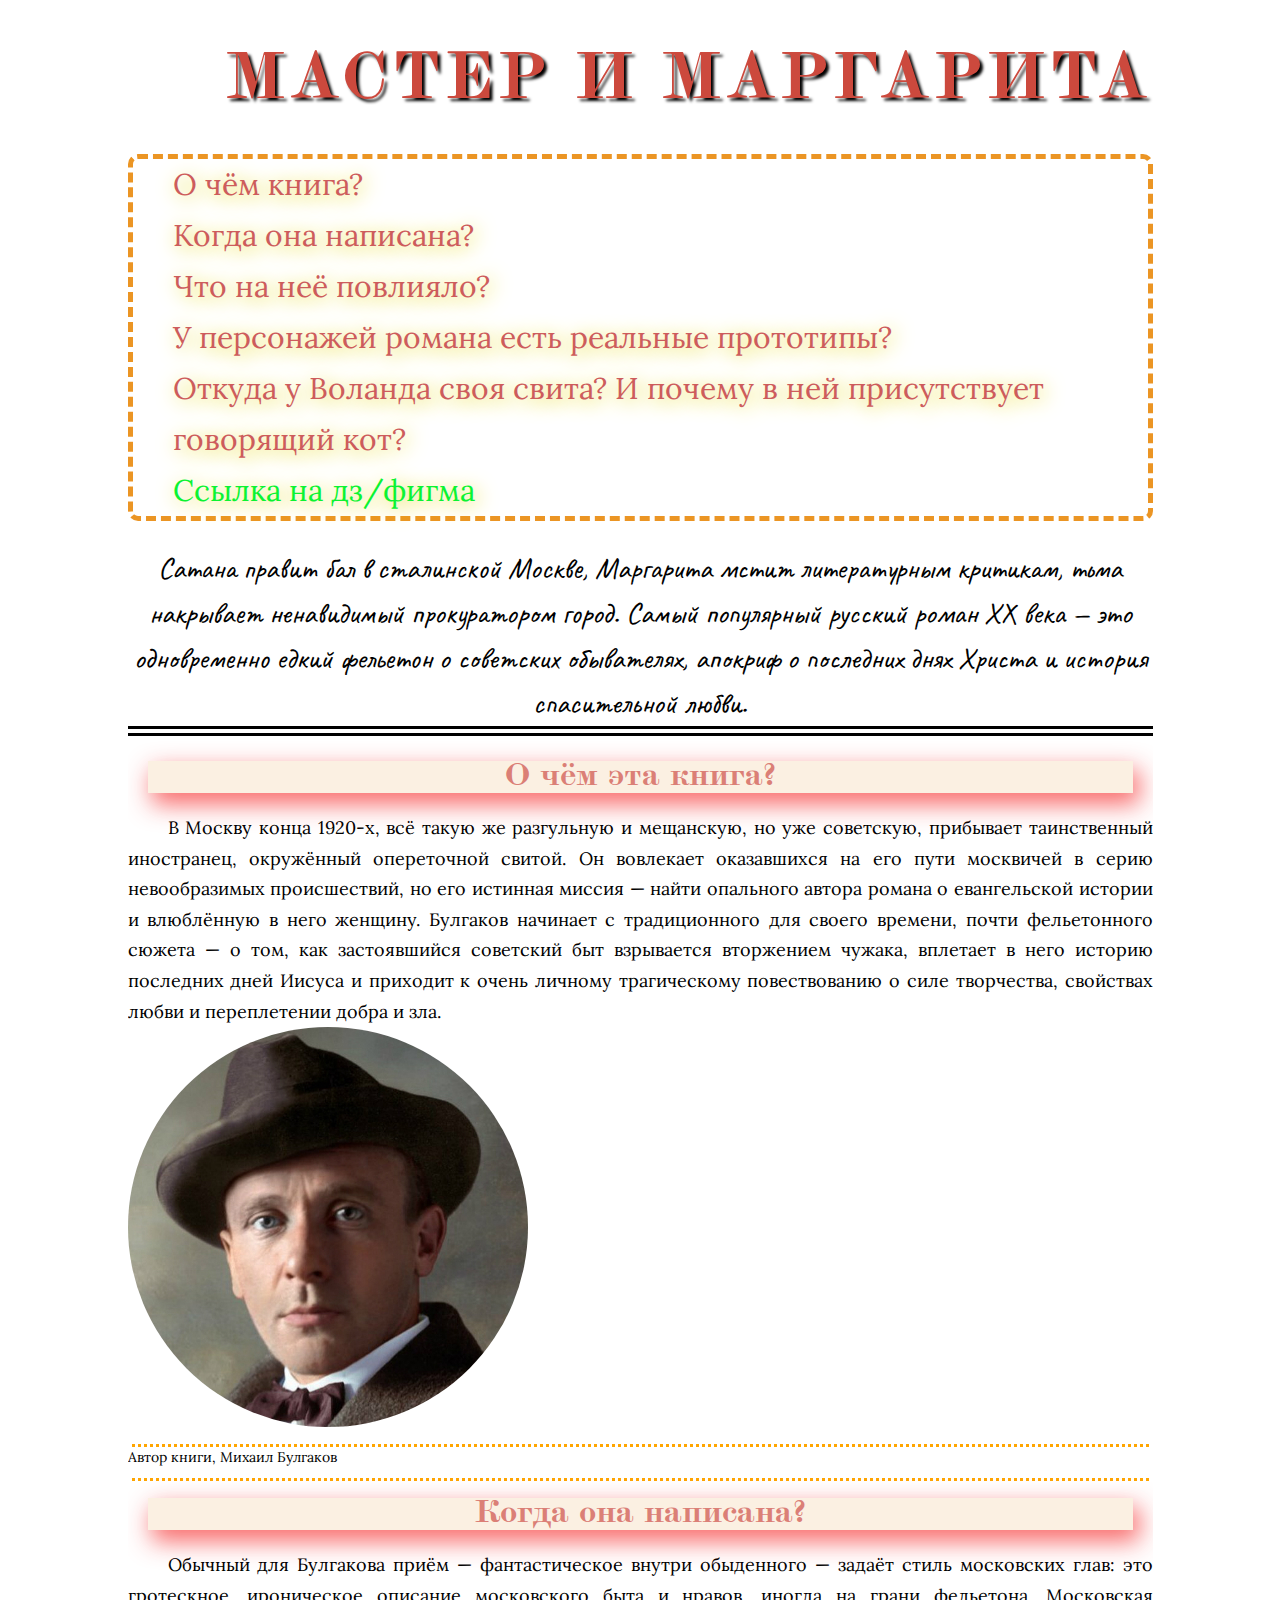
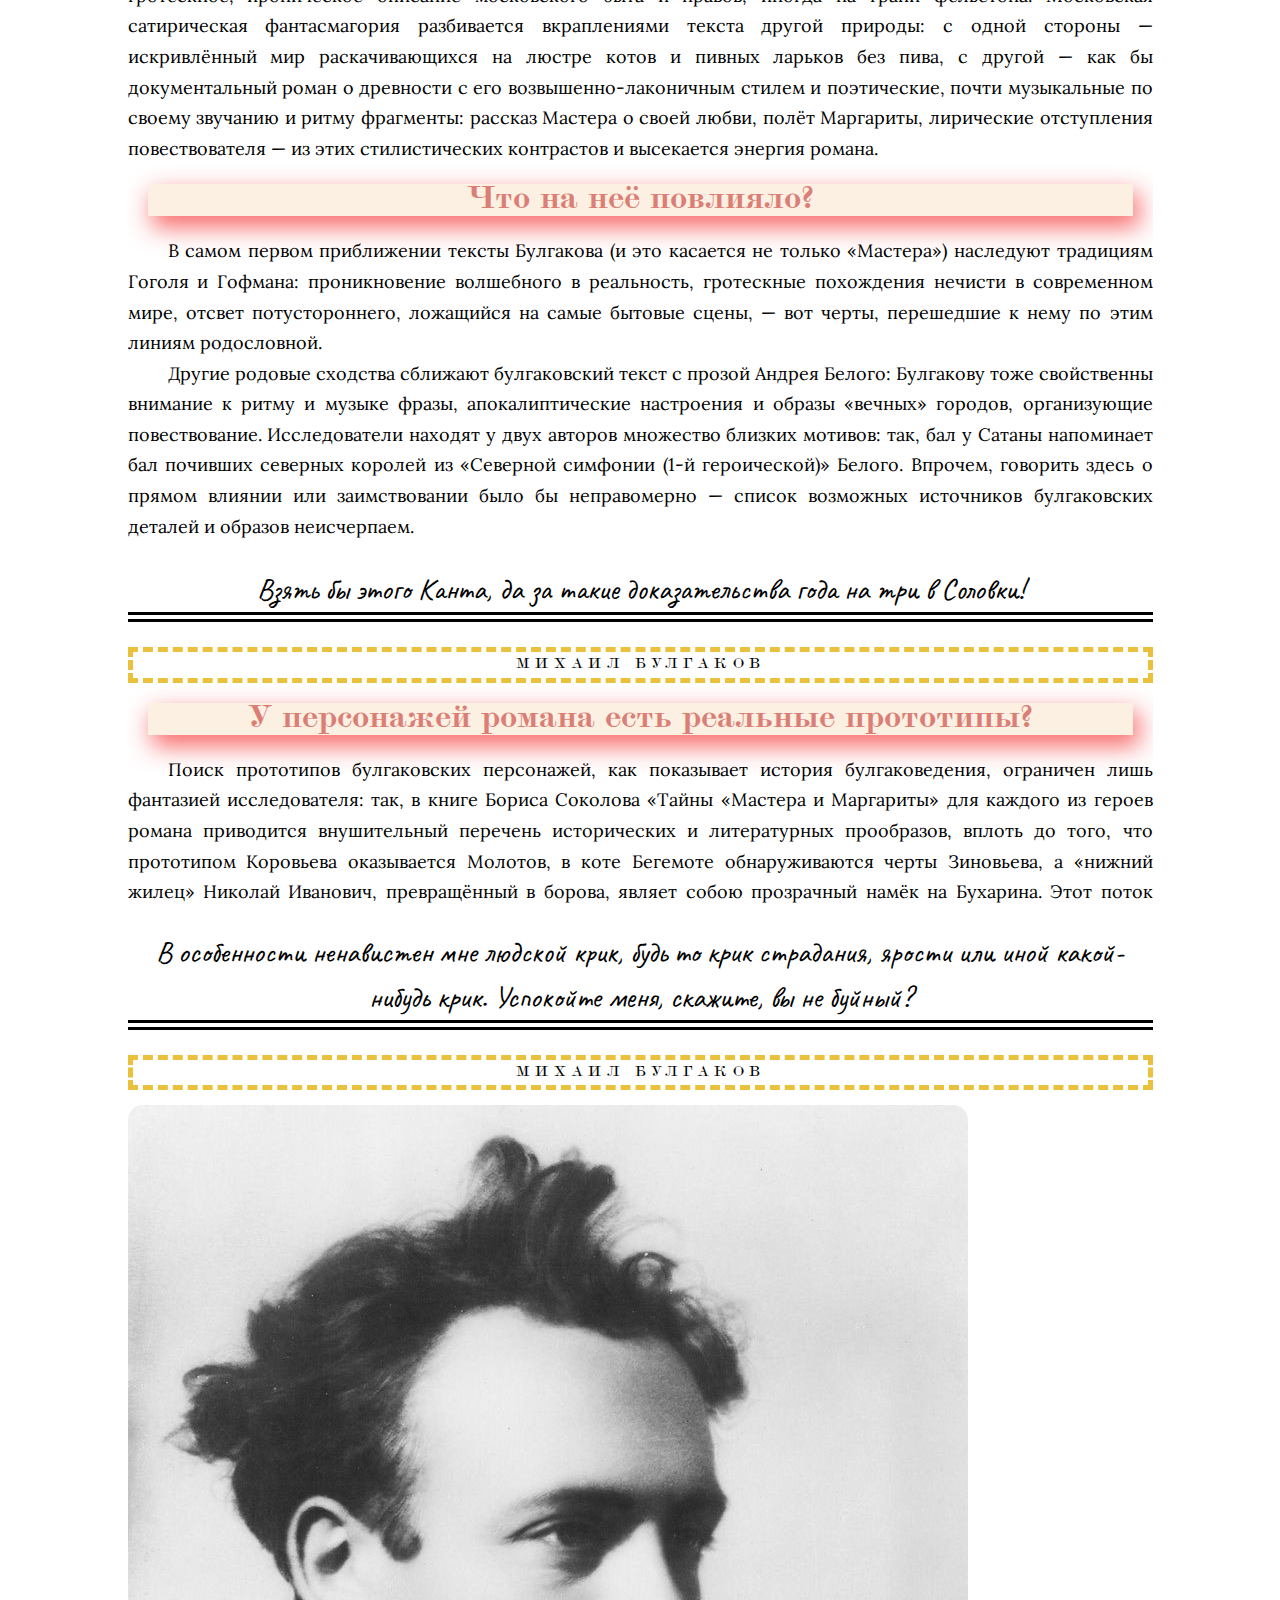
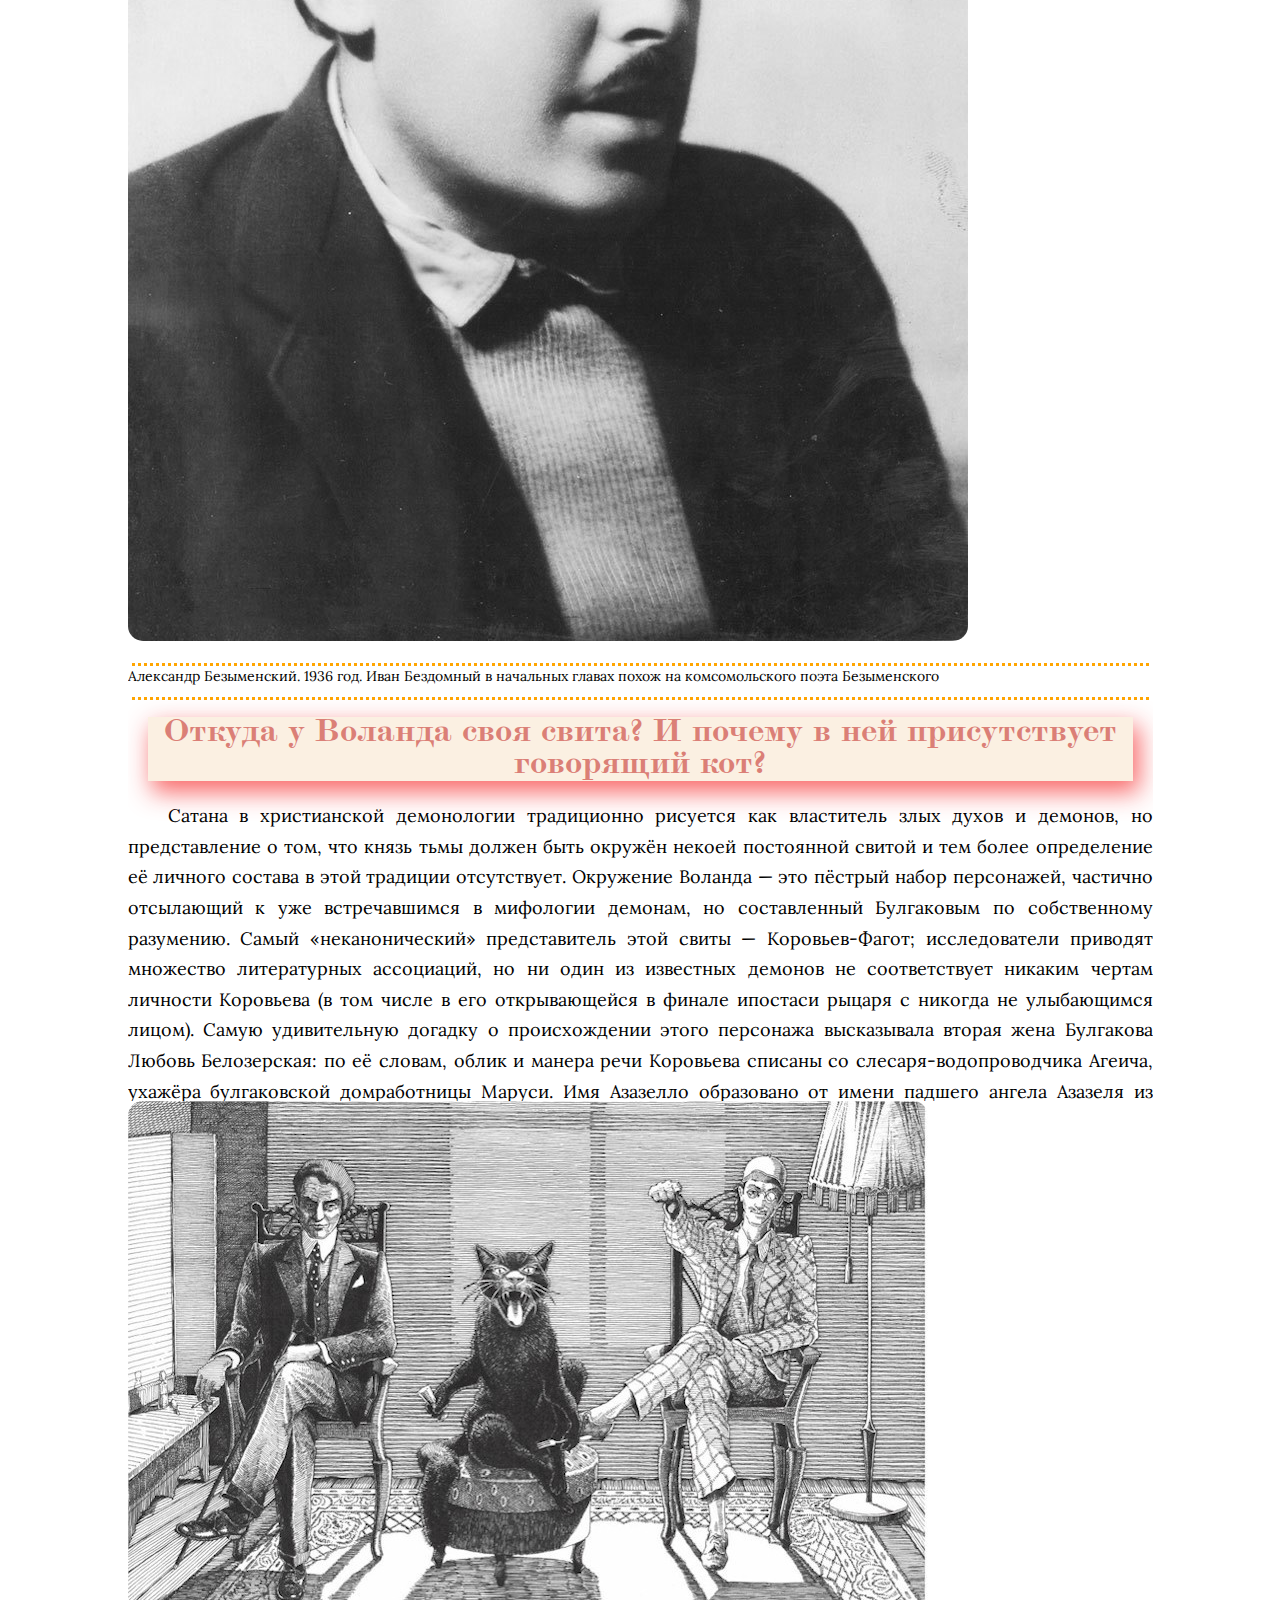
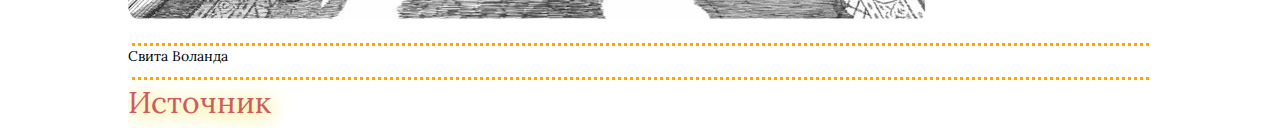
<file: index.html>
<!DOCTYPE html>
<html lang="ru">

<head>
   <meta charset="UTF-8">
   <link rel="stylesheet" href="css/style.css">
   <meta name="viewport" content="width=device-width, initial-scale=1.0">
   <title>Lesson_6</title>
</head>

<body>
   <div class="wrapper">
      <header class="header">
         <h1 class="title">Мастер и Маргарита</h1>
         <nav>
            <ul>
               <li><a href="#zag-1" class="link">О чём книга?</a></li>
               <li><a href="#zag-2" class="link">Когда она написана?</a></li>
               <li><a href="#zag-3" class="link">Что на неё повлияло?</a></li>
               <li><a href="#zag-4" class="link">У персонажей романа есть реальные прототипы?</a></li>
               <li><a href="#zag-5" class="link">Откуда у Воланда своя свита? И почему в ней присутствует говорящий
                     кот?</a></li>
               <li><a href="index_1.html" class="link figma" target="_blank">Ссылка на дз/фигма</a></li>
            </ul>
         </nav>
      </header>
      <main class="main">
         <div class="content">
            <p class="bold-text">Сатана правит бал в сталинской Москве, Маргарита мстит литературным критикам, тьма
               накрывает
               ненавидимый
               прокуратором город. Самый популярный русский роман XX века — это одновременно едкий фельетон о советских
               обывателях, апокриф о последних днях Христа и история спасительной любви.</p>
            <h2 id="zag-1" class="zagol">О чём эта книга?</h2>
            <p class="content-text">В Москву конца 1920-х, всё такую же разгульную и мещанскую, но уже советскую,
               прибывает
               таинственный
               иностранец, окружённый опереточной свитой. Он вовлекает оказавшихся на его пути москвичей в серию
               невообразимых происшествий, но его истинная миссия — найти опального автора романа о евангельской истории
               и
               влюблённую в него женщину. Булгаков начинает с традиционного для своего времени, почти фельетонного
               сюжета —
               о том, как застоявшийся советский быт взрывается вторжением чужака, вплетает в него историю последних
               дней
               Иисуса и приходит к очень личному трагическому повествованию о силе творчества, свойствах любви и
               переплетении добра и зла.</p>
            <div class="image"> <img src="img/image_2.jpg" alt="Портрет Михаила Булгакова"></div>
            <p class="commet">Автор книги, Михаил Булгаков</p>
            <h2 id="zag-2" class="zagol">Когда она написана?</h2>
            <p class="content-text">Обычный для Булгакова приём — фантастическое внутри обыденного — задаёт стиль
               московских глав: это
               гротескное, ироническое описание московского быта и нравов, иногда на грани фельетона. Московская
               сатирическая фантасмагория разбивается вкраплениями текста другой природы: с одной стороны — искривлённый
               мир раскачивающихся на люстре котов и пивных ларьков без пива, с другой — как бы документальный роман о
               древности с его возвышенно-лаконичным стилем и поэтические, почти музыкальные по своему звучанию и ритму
               фрагменты: рассказ Мастера о своей любви, полёт Маргариты, лирические отступления повествователя — из
               этих
               стилистических контрастов и высекается энергия романа.</p>
            <h2 id="zag-3" class="zagol">Что на неё повлияло?</h2>
            <p class="content-text">В самом первом приближении тексты Булгакова (и это касается не только «Мастера»)
               наследуют традициям Гоголя
               и Гофмана: проникновение волшебного в реальность, гротескные похождения нечисти в современном мире,
               отсвет
               потустороннего, ложащийся на самые бытовые сцены, — вот черты, перешедшие к нему по этим линиям
               родословной.
            </p>
            <p class="content-text">Другие родовые сходства сближают булгаковский текст с прозой Андрея Белого:
               Булгакову
               тоже свойственны
               внимание к ритму и музыке фразы, апокалиптические настроения и образы «вечных» городов, организующие
               повествование. Исследователи находят у двух авторов множество близких мотивов: так, бал у Сатаны
               напоминает
               бал почивших северных королей из «Северной симфонии (1-й героической)» Белого. Впрочем, говорить здесь о
               прямом влиянии или заимствовании было бы неправомерно — список возможных источников булгаковских деталей
               и
               образов неисчерпаем.</p>
            <p class="bold-text">Взять бы этого Канта, да за такие доказательства года на три в Соловки!</p>
            <p class="author">Михаил Булгаков</p>
            <h2 id="zag-4" class="zagol">У персонажей романа есть реальные прототипы?</h2>
            <p class="content-text-scroll">Поиск прототипов булгаковских персонажей, как показывает история
               булгаковедения,
               ограничен лишь фантазией
               исследователя: так, в книге Бориса Соколова «Тайны «Мастера и Маргариты» для каждого из героев романа
               приводится внушительный перечень исторических и литературных прообразов, вплоть до того, что прототипом
               Коровьева оказывается Молотов, в коте Бегемоте обнаруживаются черты Зиновьева, а «нижний жилец» Николай
               Иванович, превращённый в борова, являет собою прозрачный намёк на Бухарина. Этот поток уподоблений можно
               объяснить свойствами самого текста, в структуре которого, как пишет Борис Гаспаров, «постоянное сходство
               не
               только не требуется, но и не допускается. Любая связь оказывается лишь частичной и мимолётно-скользящей,
               несёт в себе не прямое уподобление и приравнивание, а лишь ассоциацию». Природа этих ассоциативных связей
               позволяет приискать почти любому персонажу практически любой прототип; впрочем, в нескольких случаях
               можно
               проследить и действительно убедительные сходства. Так, председатель Зрелищной комиссии Семплеяров
               недвусмысленно отсылает к фигуре партийного функционера Авеля Енукидзе, который в должности председателя
               правительственной комиссии по руководству Большим и Художественным театрами немало поспособствовал
               запрету
               булгаковских пьес и, подобно своему литературному двойнику, «брал под покровительство хорошеньких девиц».
               Мариэтта Чудакова, ссылаясь на воспоминания Елены Булгаковой, находит в Алоизии Могарыче, написавшем
               донос
               на Мастера, черты Эммануила Жуховицкого, переводчика и осведомителя НКВД, вхожего в дом Булгаковых.
               Берлиоз
               со своей оголтелой антирелигиозностью напоминает Демьяна Бедного, Иван Бездомный (по крайней мере в
               начальных главах) похож на комсомольского поэта Александра Безыменского, фигура поэта Рюхина, говорящего
               о
               Пушкине в завистливо-хамском тоне, явно намекает на Владимира Маяковского с его стихотворением
               «Юбилейное»
               (1924): «На Тверском бульваре / Очень к вам привыкли. / Ну, давайте, / подсажу на пьедестал».</p>
            <p class="bold-text">В особенности ненавистен мне людской крик, будь то крик страдания, ярости или иной
               какой-нибудь
               крик. Успокойте меня, скажите, вы не буйный?</p>
            <p class="author">Михаил Булгаков</p>
            <img src="img/image_3.jpeg" alt="Портрет Александра Безыменского">
            <p class="commet">Александр Безыменский. 1936 год. Иван Бездомный в начальных главах похож на комсомольского
               поэта Безыменского</p>
            <h2 id="zag-5" class="zagol">Откуда у Воланда своя свита? И почему в ней присутствует говорящий кот?</h2>
            <p class="content-text-end">Сатана в христианской демонологии традиционно рисуется как властитель злых духов
               и
               демонов, но представление
               о том, что князь тьмы должен быть окружён некоей постоянной свитой и тем более определение её личного
               состава в этой традиции отсутствует. Окружение Воланда — это пёстрый набор персонажей, частично
               отсылающий к
               уже встречавшимся в мифологии демонам, но составленный Булгаковым по собственному разумению. Самый
               «неканонический» представитель этой свиты — Коровьев-Фагот; исследователи приводят множество литературных
               ассоциаций, но ни один из известных демонов не соответствует никаким чертам личности Коровьева (в том
               числе
               в его открывающейся в финале ипостаси рыцаря с никогда не улыбающимся лицом). Самую удивительную догадку
               о
               происхождении этого персонажа высказывала вторая жена Булгакова Любовь Белозерская: по её словам, облик и
               манера речи Коровьева списаны со слесаря-водопроводчика Агеича, ухажёра булгаковской домработницы Маруси.
               Имя Азазелло образовано от имени падшего ангела Азазеля из ветхозаветной Книги Еноха, принёсшего людям
               оружие и украшения (у Булгакова он также выступает в двойственной роли — безжалостного убийцы и
               обольстителя, который дарит Маргарите волшебный крем). Абадонна, появляющийся на балу Сатаны и
               демонстрирующий глобус, где можно наблюдать в реальном времени события одной из европейских войн, — это
               Аваддон, один из ангелов Апокалипсиса (ему же посвящены повесть Николая Полевого и наверняка известное
               Булгакову стихотворение Василия Жуковского). Наконец, говорящий кот носит имя чудища из библейской Книги
               Иова; в средневековом трактате «Молот ведьм» Бегемот упоминается как демон, дающий людям звериные
               наклонности; в частности, он выступает как демон чревоугодия — чем можно объяснить невероятное обжорство
               булгаковского Бегемота в Торгсине ⁠. В демонологии чёрный кот традиционно рисуется спутником или
               атрибутом
               дьявола; впрочем, представление о том, что кот должен исполнять при дьяволе роль шута, да ещё
               разговаривать
               и стрелять из револьвера, в литературе до Булгакова не встречается. Бегемот в романе обладает невероятным
               красноречием: его фразы «Королева в восхищении!», «Не шалю, никого не трогаю, примус починяю» и «Разве я
               позволил бы себе налить даме водки? Это чистый спирт!» давно ушли в народ (а последняя стала важной
               частью
               русского застольного церемониала); подобный афористический талант также не встречался ранее ни у
               мифологических, ни у литературных котов.
            </p>
            <img src="img/image_4.jpg" alt="Свита Воланда">
            <p class="commet">Свита Воланда</p>
         </div>
      </main>
      <footer class="footer">
         <a href="https://polka.academy/articles/553" class="link" target="_blank">Источник</a>
      </footer>
   </div>
</body>

</html>
</file>
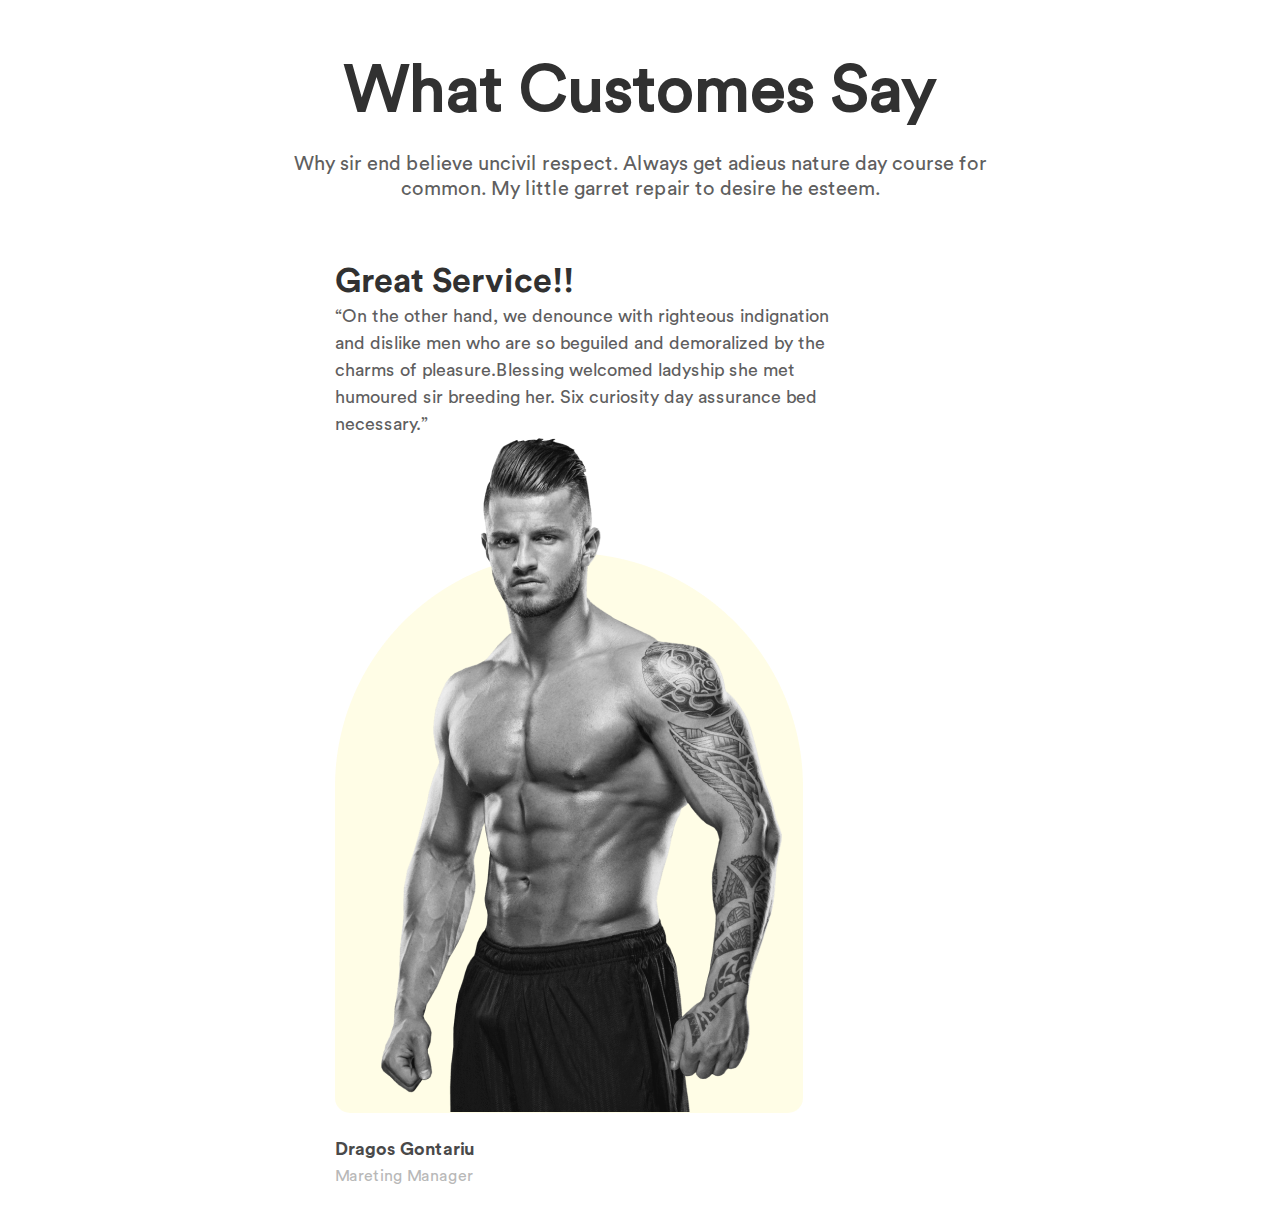
<file: index_1.html>
<!DOCTYPE html>
<html lang="en">

<head>
  <meta charset="UTF-8">
  <link rel="stylesheet" href="css/style.css">
  <meta name="viewport" content="width=device-width, initial-scale=1.0">
  <title>Lesson_6_Figma</title>
</head>

<body>
  <div class="wrapper">
    <header class="header">
      <h1 class="title-figma">What Customes Say</h1>
      <p class="top">Why sir end believe uncivil respect. Always get adieus nature day course for common. My little
        garret repair to desire he esteem.
      </p>
    </header>
    <main class="main">
      <div class="text">

        <h2 class="zag">Great Service!!</h2>
        <p class="middle">“On the other hand, we denounce with righteous indignation and dislike men who are so beguiled
          and
          demoralized by the charms of pleasure.Blessing welcomed ladyship she met humoured sir breeding her. Six
          curiosity day assurance bed necessary.”</p>
        <img src="img/image.png" alt="Изображение">
        <p class="bold-2">Dragos Gontariu</p>
        <p class="text-end">Mareting Manager</p>
    </main>
  </div>
</body>

</html>
</file>
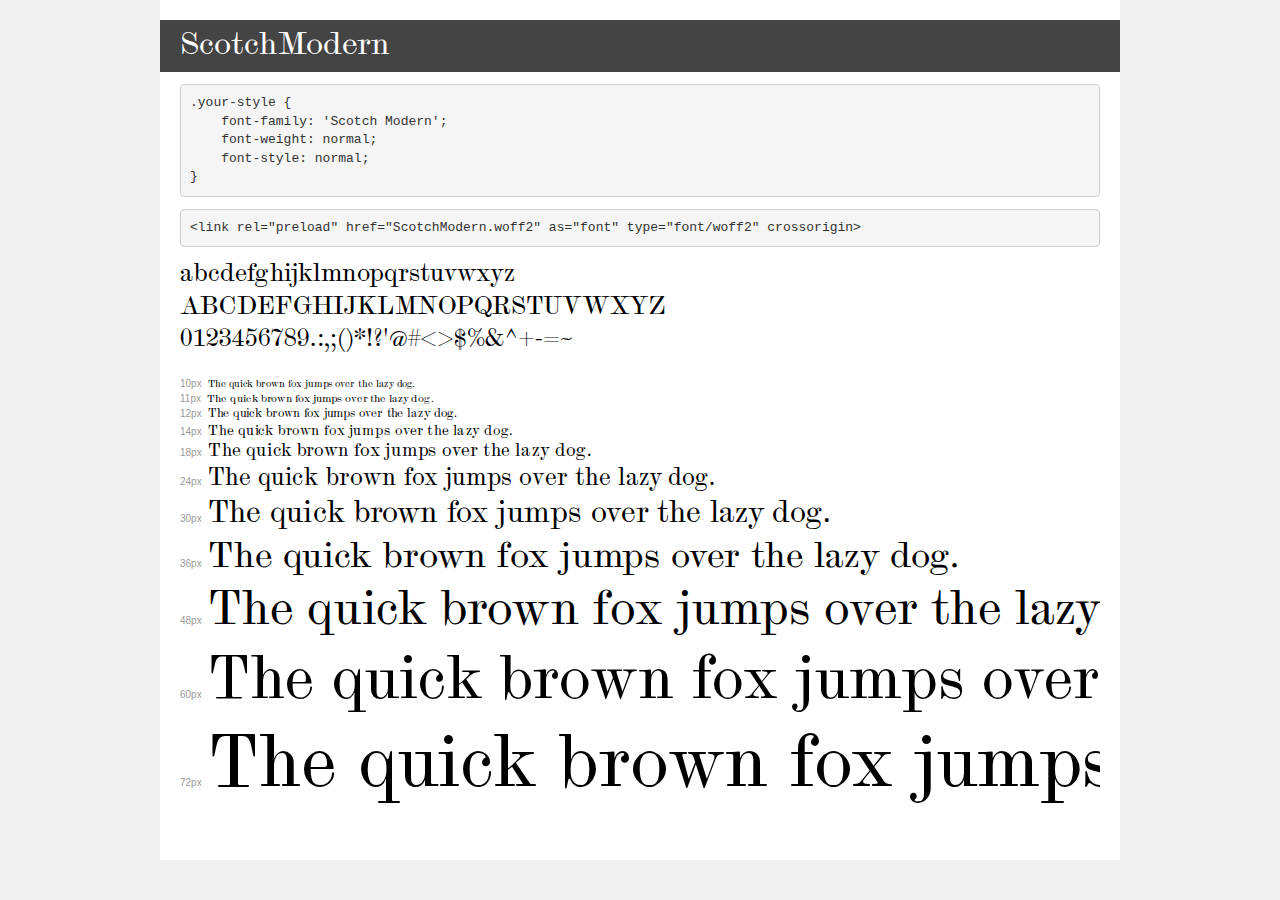
<file: fonts/demo.html>
<!DOCTYPE html>
<html lang="en">
<head>
    <meta charset="utf-8">
    <meta http-equiv="X-UA-Compatible" content="IE=edge">
    <meta name="viewport" content="width=device-width, initial-scale=1">
    <meta name="robots" content="noindex, noarchive">
    <meta name="format-detection" content="telephone=no">
    <title>Transfonter demo</title>
    <link href="stylesheet.css" rel="stylesheet">
    <style>
        /*
        http://meyerweb.com/eric/tools/css/reset/
        v2.0 | 20110126
        License: none (public domain)
        */
        html, body, div, span, applet, object, iframe,
        h1, h2, h3, h4, h5, h6, p, blockquote, pre,
        a, abbr, acronym, address, big, cite, code,
        del, dfn, em, img, ins, kbd, q, s, samp,
        small, strike, strong, sub, sup, tt, var,
        b, u, i, center,
        dl, dt, dd, ol, ul, li,
        fieldset, form, label, legend,
        table, caption, tbody, tfoot, thead, tr, th, td,
        article, aside, canvas, details, embed,
        figure, figcaption, footer, header, hgroup,
        menu, nav, output, ruby, section, summary,
        time, mark, audio, video {
            margin: 0;
            padding: 0;
            border: 0;
            font-size: 100%;
            font: inherit;
            vertical-align: baseline;
        }
        /* HTML5 display-role reset for older browsers */
        article, aside, details, figcaption, figure,
        footer, header, hgroup, menu, nav, section {
            display: block;
        }
        body {
            line-height: 1;
        }
        ol, ul {
            list-style: none;
        }
        blockquote, q {
            quotes: none;
        }
        blockquote:before, blockquote:after,
        q:before, q:after {
            content: '';
            content: none;
        }
        table {
            border-collapse: collapse;
            border-spacing: 0;
        }
        /* demo styles */
        body {
            background: #f0f0f0;
            color: #000;
        }
        .page {
            background: #fff;
            width: 920px;
            margin: 0 auto;
            padding: 20px 20px 0 20px;
            overflow: hidden;
        }
        .font-container {
            overflow-x: auto;
            overflow-y: hidden;
            margin-bottom: 40px;
            line-height: 1.3;
            white-space: nowrap;
            padding-bottom: 5px;
        }
        h1 {
            position: relative;
            background: #444;
            font-size: 32px;
            color: #fff;
            padding: 10px 20px;
            margin: 0 -20px 12px -20px;
        }
        .letters {
            font-size: 25px;
            margin-bottom: 20px;
        }
        .s10:before {
            content: '10px';
        }
        .s11:before {
            content: '11px';
        }
        .s12:before {
            content: '12px';
        }
        .s14:before {
            content: '14px';
        }
        .s18:before {
            content: '18px';
        }
        .s24:before {
            content: '24px';
        }
        .s30:before {
            content: '30px';
        }
        .s36:before {
            content: '36px';
        }
        .s48:before {
            content: '48px';
        }
        .s60:before {
            content: '60px';
        }
        .s72:before {
            content: '72px';
        }
        .s10:before, .s11:before, .s12:before, .s14:before,
        .s18:before, .s24:before, .s30:before, .s36:before,
        .s48:before, .s60:before, .s72:before {
            font-family: Arial, sans-serif;
            font-size: 10px;
            font-weight: normal;
            font-style: normal;
            color: #999;
            padding-right: 6px;
        }
        pre {
            display: block;
            padding: 9px;
            margin: 0 0 12px;
            font-family: Monaco, Menlo, Consolas, "Courier New", monospace;
            font-size: 13px;
            line-height: 1.428571429;
            color: #333;
            font-weight: normal;
            font-style: normal;
            background-color: #f5f5f5;
            border: 1px solid #ccc;
            overflow-x: auto;
            border-radius: 4px;
        }
        /* responsive */
        @media (max-width: 959px) {
            .page {
                width: auto;
                margin: 0;
            }
        }
    </style>
</head>
<body>
<div class="page">
    <div class="demo">
        <h1 style="font-family: 'Scotch Modern'; font-weight: normal; font-style: normal;">ScotchModern</h1>
        <pre title="Usage">.your-style {
    font-family: 'Scotch Modern';
    font-weight: normal;
    font-style: normal;
}</pre>
        <pre title="Preload (optional)">
&lt;link rel=&quot;preload&quot; href=&quot;ScotchModern.woff2&quot; as=&quot;font&quot; type=&quot;font/woff2&quot; crossorigin&gt;</pre>
        <div class="font-container" style="font-family: 'Scotch Modern'; font-weight: normal; font-style: normal;">
            <p class="letters">
                abcdefghijklmnopqrstuvwxyz<br>
ABCDEFGHIJKLMNOPQRSTUVWXYZ<br>
                0123456789.:,;()*!?'@#&lt;&gt;$%&^+-=~
            </p>
            <p class="s10" style="font-size: 10px;">The quick brown fox jumps over the lazy dog.</p>
            <p class="s11" style="font-size: 11px;">The quick brown fox jumps over the lazy dog.</p>
            <p class="s12" style="font-size: 12px;">The quick brown fox jumps over the lazy dog.</p>
            <p class="s14" style="font-size: 14px;">The quick brown fox jumps over the lazy dog.</p>
            <p class="s18" style="font-size: 18px;">The quick brown fox jumps over the lazy dog.</p>
            <p class="s24" style="font-size: 24px;">The quick brown fox jumps over the lazy dog.</p>
            <p class="s30" style="font-size: 30px;">The quick brown fox jumps over the lazy dog.</p>
            <p class="s36" style="font-size: 36px;">The quick brown fox jumps over the lazy dog.</p>
            <p class="s48" style="font-size: 48px;">The quick brown fox jumps over the lazy dog.</p>
            <p class="s60" style="font-size: 60px;">The quick brown fox jumps over the lazy dog.</p>
            <p class="s72" style="font-size: 72px;">The quick brown fox jumps over the lazy dog.</p>
        </div>
    </div>

</div>
</body>
</html>
</file>
<file: css/style.css>
@import "null.css";
@import url('https://fonts.googleapis.com/css2?family=Lato:wght@400;700&display=swap');
@import url('https://fonts.googleapis.com/css2?family=Caveat:wght@700&display=swap');
@import url('https://fonts.googleapis.com/css2?family=Lora:ital@1&display=swap');
@font-face {
   font-family: "Scotch Modern";
   src: url("../fonts/ScotchModern-Bold.woff2") format("woff2"), url("../fonts/ScotchModern-Bold.woff") format("woff");
   font-weight: 700;
   font-style: normal;
   font-display: swap;
}
@font-face {
   font-family: 'Scotch Modern';
   src: url("../fonts/ScotchModern.woff2") format("woff2"),url("../fonts/ScotchModern.woff") format("woff");
   font-weight: 400;
   font-style: normal;
   font-display: swap;
}
@font-face {
   font-family: 'Circular Std';
   src: url("../fonts/CircularStd-Book.woff2") format("woff2"),url("../fonts/CircularStd-Book.woff") format("woff");
   font-weight: 400;
   font-style: normal;
   font-display: swap;
}
@font-face {
   font-family: 'Circular Std Bold';
   src: url("../fonts/CircularStd-Bold.woff2") format("woff2"),url("../fonts/CircularStd-Bold.woff") format("woff");
   font-weight: 900;
   font-style: normal;
   font-display: swap;
}
.wrapper {
   overflow: hidden;
   max-width: 1025px;
   margin: 50px auto;
}
.title-figma {
font-weight: 900;
font-size: 65px;
line-height: 126%;
margin-bottom: 20px;
text-align: center;
}

.top {
   font-size: 20px;
   line-height: 1.25;
   margin-bottom: 67px;
   text-align: center;
   width: 750px;
   margin: 0 auto 57px auto;
}
.top, .middle {
   color: #5F5F5F;
   font-family: "Circular Std", sans-serif;
}
.zag {
   font-size: 34px;
}
.zag, .bold-2 {
   color: #313131;
   font-family: "Circular Std Bold", sans-serif;
   line-height: 1.3;
}
.title-figma, .text {
   color: #313131;
   font-family: "Circular Std", sans-serif;
}
.middle {
   font-size: 18px;
   line-height: 1.5;
}
.bold-2 {
   font-size: 18px;
   opacity: 0.88;
   margin-bottom: 5px;
}
.text {
   padding-left: 207px;
   width: 715px;
}
.text-end{
   line-height: 1.27;
   color: #b8b8b8;
   margin: 0 0 25px 0;
}

/*Стили для статьи*/
a.link {
   font-family: "Lora",serif;
   line-height: 1.7;
   font-size: 30px;
   text-shadow: 3px 3px 20px rgb(224, 210, 3); 
   color:indianred;
}
nav {
   border: 5px dashed rgba(233, 134, 4, 0.87);
   border-radius: 10px;
   padding-left: 40px;
}
.link.figma{
   color:rgb(11, 243, 50);
}
.title, .zagol {
   color:#cc493d;
   font-family: "Scotch Modern",sans-serif;
   text-align: center;
   font-weight: 700;
}
.title {
   font-size: 64px;
   letter-spacing: 5px;
   text-transform: uppercase;
   text-shadow: 3px 3px 3px black;
   margin: 0px 0px 40px auto;
   text-align: right;
}
.zagol{
   font-size: 32px;
   margin: 20px;
   box-shadow: 5px 10px 25px 1px rgba(245, 19, 19, 0.904);
   background-color: antiquewhite;
   opacity: 0.7;
}

p.content-text, .content-text-scroll, .content-text-end {
   font-family: "Lora",serif;
   font-size: 18px;
   line-height: 1.7;
   text-align: justify;
   text-indent: 40px;
}
.content-text-scroll{
   height: 150px;
   overflow: scroll;
}
.content-text-end{
   height: 300px;
   overflow: hidden;
}
.bold-text {
   font-family: "Caveat", cursive;
   font-size: 30px;
   line-height: 1.5;
   text-align: center;
   margin: 25px 0;
   border-bottom: 10px double #000;
}
.author {
   font-size: 15px;
   letter-spacing: 5px;
   text-transform: uppercase;
   line-height: 1.7;
   text-align: center;
   font-family: "Scotch Modern",sans-serif;
   font-weight: 400;
   margin: 0px 0px 15px 0px;
   border: 5px dashed rgba(231, 187, 40, 0.904);
}
.commet {
   font-family: "Lora",serif;
   font-size: 14px;
   line-height: 1.5;
   padding: 0px 0px 10px 0px;
   min-width: 100px;
   outline: 3px dotted orange;
}
img {
   border-radius: 15px;
   margin-bottom: 25px;
}
.image {
   border-radius: 50%;
   overflow: hidden;
   height: 400px;
   width: 400px;
   margin-bottom: 20px;
}
</file>
<file: fonts/stylesheet.css>
@font-face {
    font-family: 'Scotch Modern';
    src: url('ScotchModern.woff2') format('woff2'),
        url('ScotchModern.woff') format('woff');
    font-weight: normal;
    font-style: normal;
    font-display: swap;
}
</file>
